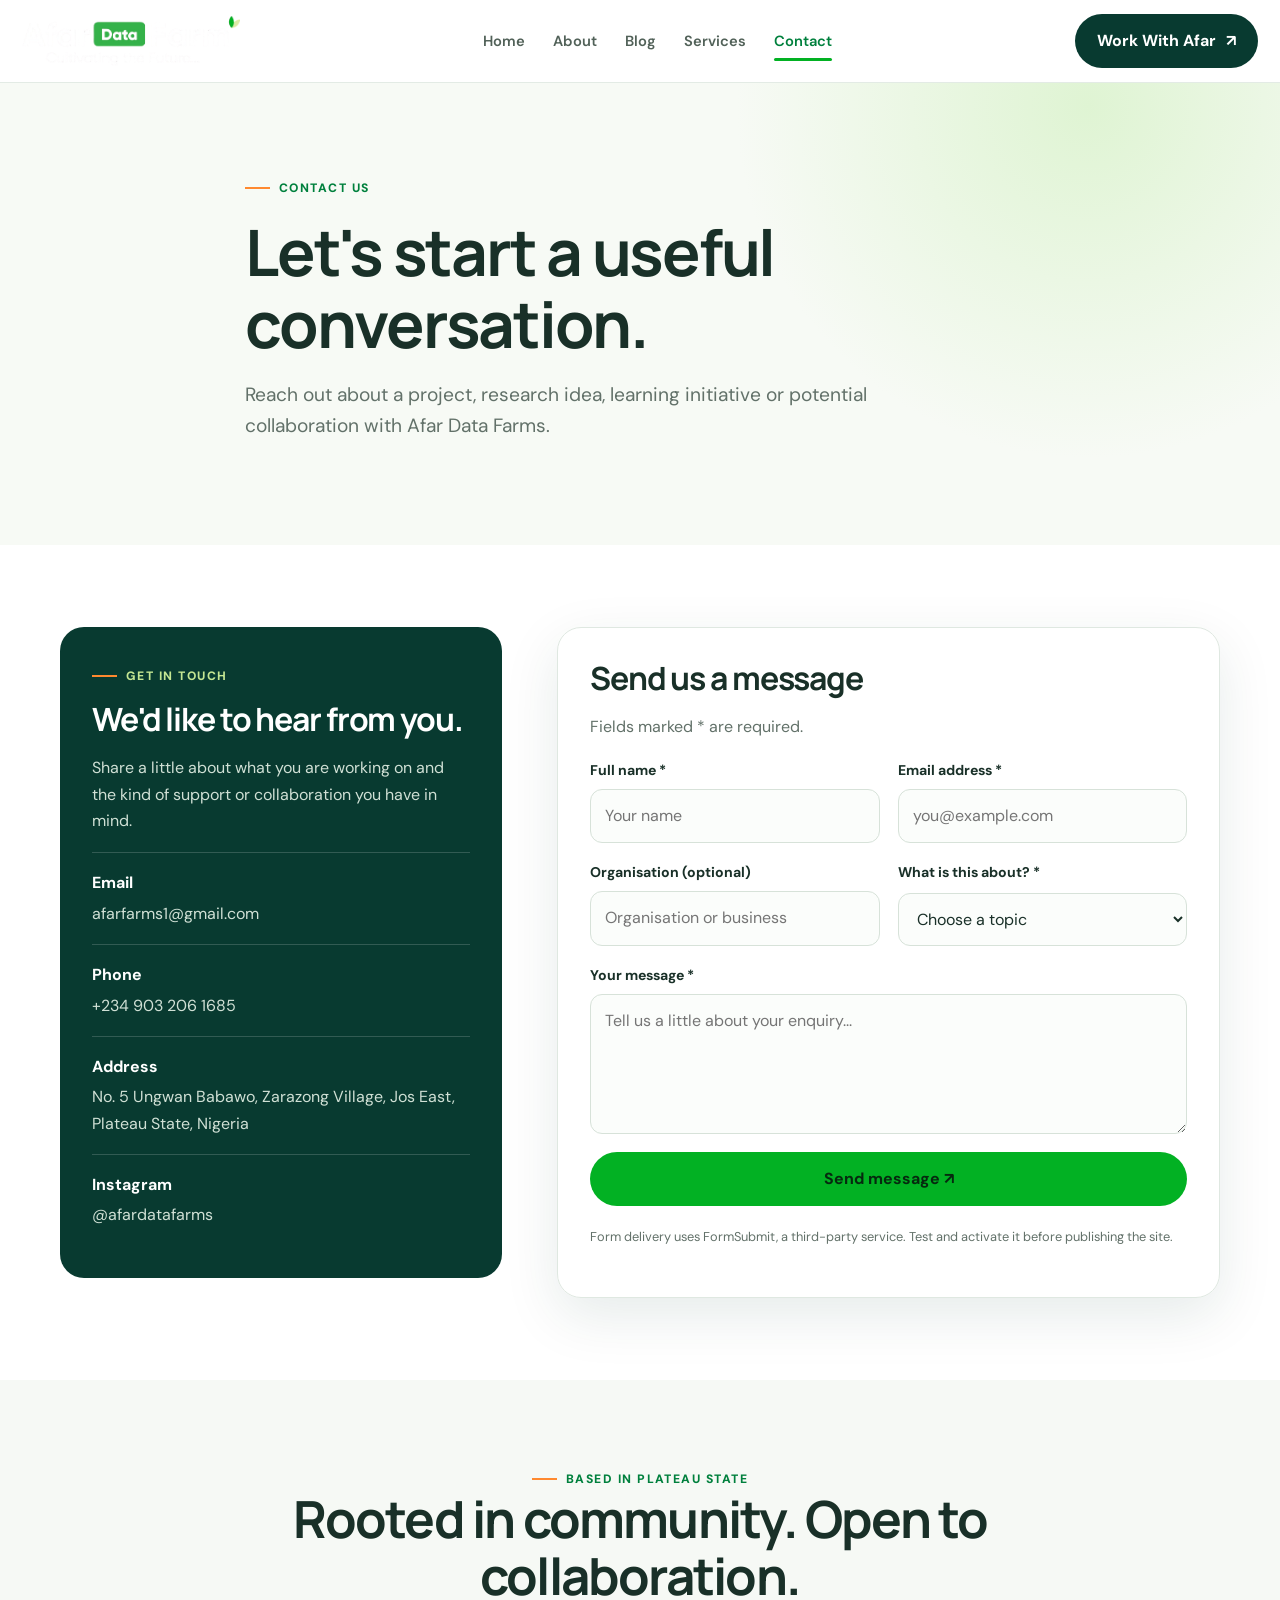
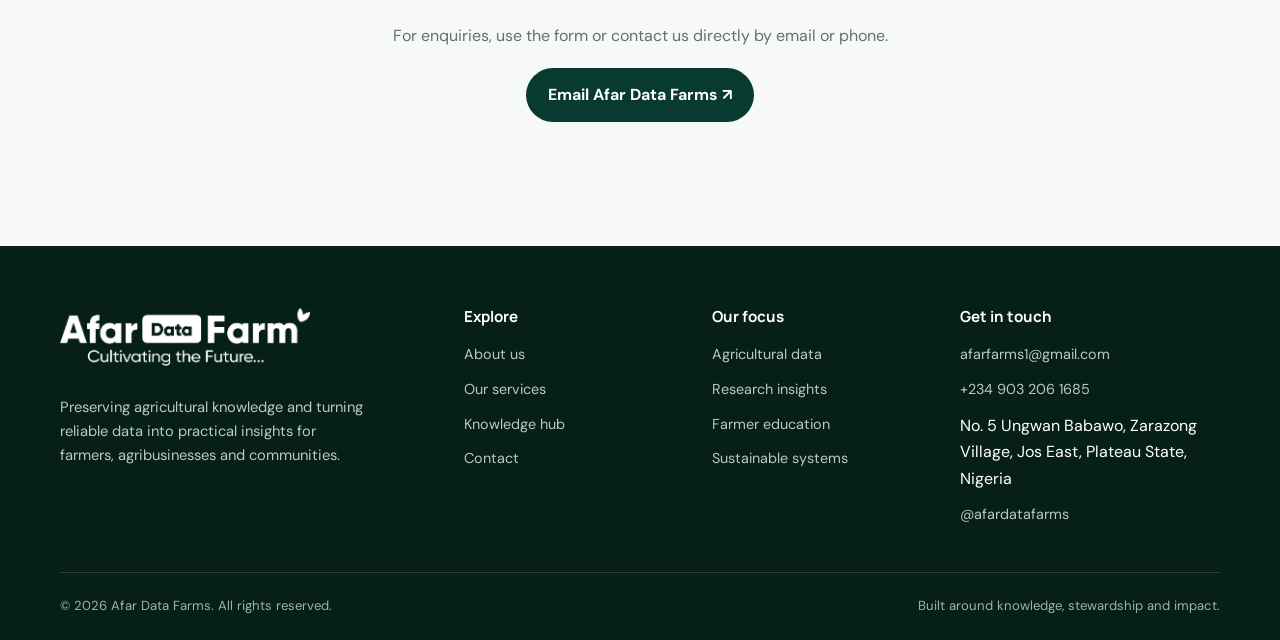
<file: afar-data-farms-website 2/contact.html>
<!DOCTYPE html>
<html lang="en">
<head>
  <meta charset="UTF-8">
  <meta name="viewport" content="width=device-width, initial-scale=1.0">
  <meta name="description" content="Afar Data Farms connects agricultural knowledge, research and data to support informed farming and sustainable systems.">
  <title>Contact | Afar Data Farms</title>
  <link rel="stylesheet" href="style.css">
</head>
<body>

<header class="header">
  <nav class="navbar" aria-label="Main navigation">
    <a href="index.html" class="logo" aria-label="Afar Data Farms home">
      <img class="brand-logo" src="images/afar-logo.png" alt="Afar Data Farms — Cultivating the Future">
    </a>
    <ul class="nav-links" id="navLinks">
      <li><a href="index.html" data-page="home">Home</a></li>
      <li><a href="about.html" data-page="about">About</a></li>
      <li><a href="blog.html" data-page="blog">Blog</a></li>
      <li><a href="services.html" data-page="services">Services</a></li>
      <li><a href="contact.html" data-page="contact" class="active">Contact</a></li>
    </ul>
    <a href="contact.html" class="btn btn-dark nav-btn">Work With Afar <span>↗</span></a>
    <button class="menu-toggle" id="menuToggle" aria-label="Open navigation menu" aria-expanded="false" aria-controls="navLinks"><span></span><span></span><span></span></button>
  </nav>
</header>

<main>

<section class="inner-hero"><div class="container inner-hero-content"><span class="eyebrow">Contact us</span><h1>Let's start a useful conversation.</h1><p class="lead">Reach out about a project, research idea, learning initiative or potential collaboration with Afar Data Farms.</p></div></section>
<section class="page-section"><div class="container contact-layout">
  <aside class="contact-info-card"><span class="eyebrow" style="color:#C4E692">Get in touch</span><h2 style="font-size:2rem;margin-top:15px">We'd like to hear from you.</h2><p>Share a little about what you are working on and the kind of support or collaboration you have in mind.</p>
    <div class="contact-detail"><strong>Email</strong><a href="mailto:afarfarms1@gmail.com">afarfarms1@gmail.com</a></div>
    <div class="contact-detail"><strong>Phone</strong><a href="tel:+2349032061685">+234 903 206 1685</a></div>
    <div class="contact-detail"><strong>Address</strong><span>No. 5 Ungwan Babawo, Zarazong Village, Jos East, Plateau State, Nigeria</span></div>
    <div class="contact-detail"><strong>Instagram</strong><a href="https://www.instagram.com/afardatafarms/" target="_blank" rel="noreferrer">@afardatafarms</a></div>
    
  </aside>
  <div class="contact-form-wrap"><h2 style="font-size:2rem">Send us a message</h2><p>Fields marked * are required.</p>
    <form class="contact-form" data-contact-form action="https://formsubmit.co/afarfarms1@gmail.com" method="POST">
      <input type="hidden" name="_subject" value="New enquiry from Afar Data Farms website">
      <input type="hidden" name="_template" value="table">
      <input type="hidden" name="_captcha" value="true">
      <div class="form-field"><label for="name">Full name *</label><input id="name" name="name" autocomplete="name" required placeholder="Your name"></div>
      <div class="form-field"><label for="email">Email address *</label><input id="email" name="email" type="email" autocomplete="email" required placeholder="you@example.com"></div>
      <div class="form-field"><label for="organisation">Organisation (optional)</label><input id="organisation" name="organisation" autocomplete="organization" placeholder="Organisation or business"></div>
      <div class="form-field"><label for="subject">What is this about? *</label><select id="subject" name="subject" required><option value="">Choose a topic</option><option>Agricultural data</option><option>Research collaboration</option><option>Farmer education</option><option>Sustainable systems</option><option>General enquiry</option></select></div>
      <div class="form-field full"><label for="message">Your message *</label><textarea id="message" name="message" required placeholder="Tell us a little about your enquiry..."></textarea></div>
      <div class="form-field full"><button class="btn btn-primary" type="submit">Send message ↗</button><p class="form-note" data-form-status>Form delivery uses FormSubmit, a third-party service. Test and activate it before publishing the site.</p></div>
    </form>
  </div>
</div></section>
<section class="page-section section-soft"><div class="container"><div class="section-heading center"><span class="eyebrow">Based in Plateau State</span><h2>Rooted in community. Open to collaboration.</h2><p>For enquiries, use the form or contact us directly by email or phone.</p><a class="btn btn-dark" href="mailto:afarfarms1@gmail.com">Email Afar Data Farms ↗</a></div></div></section>

</main>

<footer class="footer">
  <div class="container">
    <div class="footer-grid">
      <div class="footer-about">
        <a href="index.html" class="logo">
          <img class="brand-logo" src="images/afar-logo.png" alt="Afar Data Farms — Cultivating the Future">
        </a>
        <p>Preserving agricultural knowledge and turning reliable data into practical insights for farmers, agribusinesses and communities.</p>
      </div>
      <div><h4>Explore</h4><div class="footer-links"><a href="about.html">About us</a><a href="services.html">Our services</a><a href="blog.html">Knowledge hub</a><a href="contact.html">Contact</a></div></div>
      <div><h4>Our focus</h4><div class="footer-links"><a href="services.html#agricultural-data">Agricultural data</a><a href="services.html#research-insights">Research insights</a><a href="services.html#farmer-education">Farmer education</a><a href="services.html#sustainable-systems">Sustainable systems</a></div></div>
      <div><h4>Get in touch</h4><div class="footer-links"><a href="mailto:afarfarms1@gmail.com">afarfarms1@gmail.com</a><a href="tel:+2349032061685">+234 903 206 1685</a><span>No. 5 Ungwan Babawo, Zarazong Village, Jos East, Plateau State, Nigeria</span><a href="https://www.instagram.com/afardatafarms/" target="_blank" rel="noreferrer">@afardatafarms</a></div></div>
    </div>
    <div class="footer-bottom"><span>© <span data-year>2026</span> Afar Data Farms. All rights reserved.</span><span>Built around knowledge, stewardship and impact.</span></div>
  </div>
</footer>
<script src="script.js"></script>

</body>
</html>
</file>
<file: afar-data-farms-website 2/style.css>
@import url('https://fonts.googleapis.com/css2?family=DM+Sans:wght@400;500;600;700&family=Manrope:wght@400;500;600;700;800&display=swap');

:root {
  --green: #02B123;
  --green-dark: #00803D;
  --forest: #083A30;
  --ink: #193028;
  --muted: #627169;
  --white: #FFFFFF;
  --silver: #EFEFEF;
  --clay: #9B7750;
  --orange: #FF892F;
  --pale-green: #F3FFD0;
  --harvest: #C4E692;
  --line: #dfe8e1;
  --radius: 22px;
  --shadow: 0 18px 55px rgba(8, 58, 48, .10);
}
* { box-sizing: border-box; }
html { scroll-behavior: smooth; scroll-padding-top: 100px; }
body { margin: 0; font-family: "DM Sans", Arial, sans-serif; color: var(--ink); background: var(--white); line-height: 1.65; }
img { max-width: 100%; display: block; }
a { color: inherit; text-decoration: none; }
button, input, textarea, select { font: inherit; }
button, a { -webkit-tap-highlight-color: transparent; }
.container { width: min(1160px, calc(100% - 44px)); margin-inline: auto; }
.section { padding: 94px 0; }
.section-soft { background: #f6f9f5; }
.eyebrow { display: inline-flex; gap: 9px; align-items: center; color: var(--green-dark); text-transform: uppercase; letter-spacing: .12em; font-size: .76rem; font-weight: 800; }
.eyebrow::before { content: ""; width: 25px; height: 2px; background: var(--orange); }
h1, h2, h3, h4 { font-family: "Manrope", Arial, sans-serif; line-height: 1.13; letter-spacing: -.035em; margin: 0 0 18px; }
h1 { font-size: clamp(2.7rem, 6vw, 5.2rem); }
h2 { font-size: clamp(2rem, 4vw, 3.35rem); }
h3 { font-size: 1.35rem; }
p { margin: 0 0 18px; color: var(--muted); }
.lead { max-width: 650px; font-size: clamp(1.05rem, 1.5vw, 1.22rem); }
.section-heading { max-width: 720px; margin-bottom: 42px; }
.section-heading.center { text-align: center; margin-inline: auto; }
.section-heading.center .eyebrow { justify-content: center; }
.btn { display: inline-flex; align-items: center; justify-content: center; gap: 10px; border: 1px solid transparent; border-radius: 999px; padding: 13px 21px; font-weight: 700; transition: transform .2s, background .2s, color .2s; cursor: pointer; }
.btn:hover { transform: translateY(-2px); }
.btn-primary { background: var(--green); color: #06290f; }
.btn-primary:hover { background: #19cb36; }
.btn-dark { background: var(--forest); color: white; }
.btn-dark:hover { background: #0e5543; }
.btn-outline { border-color: #b7c8bb; color: var(--forest); background: transparent; }
.btn-outline:hover { background: var(--pale-green); }
.text-link { display: inline-flex; align-items: center; gap: 8px; color: var(--green-dark); font-weight: 800; }
.text-link:hover { gap: 13px; }
.header { position: sticky; top: 0; z-index: 50; background: rgba(255,255,255,.94); backdrop-filter: blur(16px); border-bottom: 1px solid rgba(223,232,225,.85); }
.navbar { width: min(1240px, calc(100% - 44px)); min-height: 82px; margin: auto; display: flex; align-items: center; justify-content: space-between; gap: 26px; }
.logo { display: inline-flex; align-items: center; gap: 10px; flex-shrink: 0; }
.logo-mark { width: 42px; height: 42px; border-radius: 14px 14px 14px 4px; display: grid; place-items: center; background: var(--green); color: var(--forest); font-family: "Manrope", sans-serif; font-weight: 800; font-size: 1.25rem; }
.logo-copy { display: flex; flex-direction: column; line-height: 1.1; }
.logo-copy strong { font-family: "Manrope", sans-serif; font-size: 1rem; letter-spacing: -.04em; }
.logo-copy small { color: var(--muted); font-size: .67rem; margin-top: 5px; letter-spacing: .06em; }
.nav-links { display: flex; list-style: none; align-items: center; gap: 28px; padding: 0; margin: 0; }
.nav-links a { color: #516158; font-size: .92rem; font-weight: 600; transition: color .2s; }
.nav-links a:hover, .nav-links a.active { color: var(--green-dark); }
.nav-links a.active { position: relative; }
.nav-links a.active::after { content: ""; position: absolute; height: 3px; border-radius: 2px; left: 0; right: 0; bottom: -10px; background: var(--green); }
.menu-toggle { display: none; width: 44px; height: 44px; border: 1px solid var(--line); border-radius: 12px; background: white; padding: 10px; cursor: pointer; }
.menu-toggle span { display: block; height: 2px; background: var(--forest); margin: 5px 0; transition: transform .2s, opacity .2s; }
.hero { padding: 76px 0 80px; overflow: hidden; background: radial-gradient(circle at 85% 12%, #e6f8d8 0, transparent 27%), linear-gradient(120deg, #f8fbf5 0%, #fff 56%, #f2faed 100%); }
.hero-grid { display: grid; grid-template-columns: 1.04fr .96fr; gap: 55px; align-items: center; }
.hero-copy h1 { max-width: 700px; margin-top: 19px; }
.hero-copy h1 span { color: var(--green-dark); }
.hero-copy .lead { margin-bottom: 28px; }
.hero-actions { display: flex; flex-wrap: wrap; gap: 12px; margin: 28px 0 30px; }
.hero-note { display: flex; align-items: center; gap: 11px; font-size: .9rem; color: var(--muted); }
.hero-note span { display: grid; place-items: center; width: 28px; height: 28px; background: var(--pale-green); border-radius: 50%; color: var(--green-dark); font-weight: 900; }
.hero-visual { position: relative; min-height: 480px; }
.hero-photo { position: absolute; inset: 0 0 24px 34px; border-radius: 36px 36px 36px 100px; overflow: hidden; background: #d6e8d0; box-shadow: var(--shadow); }
.hero-photo img { width: 100%; height: 100%; object-fit: cover; }
.floating-card { position: absolute; left: 0; bottom: 0; width: min(255px, 70%); padding: 20px; border-radius: 18px; background: white; box-shadow: var(--shadow); border: 1px solid #edf2eb; }
.floating-card strong { display: block; font-family: "Manrope", sans-serif; font-size: 1rem; margin-bottom: 5px; }
.floating-card p { font-size: .85rem; margin: 0; }
.image-caption { position: absolute; right: -8px; top: 22px; writing-mode: vertical-rl; letter-spacing: .16em; text-transform: uppercase; font-size: .68rem; font-weight: 800; color: var(--green-dark); }
.trust-strip { border-block: 1px solid var(--line); padding: 20px 0; }
.trust-inner { display: flex; justify-content: space-between; gap: 20px; flex-wrap: wrap; align-items: center; color: var(--muted); font-size: .86rem; }
.trust-inner strong { color: var(--forest); font-family: "Manrope", sans-serif; font-size: .94rem; }
.intro-grid { display: grid; grid-template-columns: .8fr 1.2fr; gap: 80px; align-items: start; }
.intro-grid h2 { max-width: 440px; }
.intro-copy { padding-top: 10px; }
.intro-copy p { font-size: 1.08rem; }
.service-grid, .value-grid, .topic-grid, .impact-grid, .resource-grid { display: grid; grid-template-columns: repeat(4, 1fr); gap: 18px; }
.service-card { min-height: 285px; border: 1px solid var(--line); border-radius: var(--radius); padding: 25px; background: white; display: flex; flex-direction: column; transition: transform .25s, box-shadow .25s, border-color .25s; }
.service-card:hover { transform: translateY(-7px); box-shadow: var(--shadow); border-color: #9fdaa7; }
.card-icon { width: 48px; height: 48px; display: grid; place-items: center; border-radius: 15px; background: var(--pale-green); color: var(--green-dark); font-size: 1.35rem; margin-bottom: 24px; }
.service-card p { font-size: .94rem; flex: 1; }
.card-arrow { color: var(--green-dark); font-size: 1.25rem; font-weight: 800; }
.split-section { display: grid; grid-template-columns: 1fr 1fr; gap: 70px; align-items: center; }
.split-image { border-radius: 30px; overflow: hidden; min-height: 440px; background: #e5efe0; }
.split-image img { width: 100%; height: 100%; min-height: 440px; object-fit: cover; }
.split-copy ul { list-style: none; padding: 0; margin: 24px 0 30px; }
.split-copy li { display: flex; gap: 12px; margin: 13px 0; color: var(--ink); font-weight: 600; }
.split-copy li::before { content: "✓"; flex-shrink: 0; display: grid; place-items: center; width: 23px; height: 23px; border-radius: 50%; background: var(--pale-green); color: var(--green-dark); font-size: .8rem; }
.process-grid { display: grid; grid-template-columns: repeat(3, 1fr); gap: 18px; }
.process-card { padding: 30px; border-radius: var(--radius); background: var(--forest); color: white; }
.process-card:nth-child(2) { background: #0d5840; }
.process-card:nth-child(3) { background: #164d34; }
.process-number { color: var(--harvest); font-size: .82rem; letter-spacing: .12em; font-weight: 800; }
.process-card h3 { margin-top: 24px; }
.process-card p { color: #d0e0d5; margin-bottom: 0; }
.cta-band { background: var(--forest); color: white; padding: 62px 0; }
.cta-inner { display: flex; justify-content: space-between; align-items: center; gap: 40px; }
.cta-inner h2 { max-width: 650px; margin-bottom: 10px; }
.cta-inner p { color: #d0e0d5; margin: 0; }
.footer { background: #061f19; color: white; padding: 62px 0 24px; }
.footer-grid { display: grid; grid-template-columns: 1.4fr .8fr .8fr 1fr; gap: 40px; padding-bottom: 45px; }
.footer .logo-copy strong { color: white; }
.footer .logo-copy small { color: #c0d2c8; }
.footer-about p { color: #b8cbc0; margin-top: 20px; max-width: 310px; font-size: .92rem; }
.footer h4 { font-size: .95rem; letter-spacing: 0; margin-bottom: 18px; }
.footer-links { display: grid; gap: 11px; }
.footer-links a, .footer-contact p { color: #b8cbc0; font-size: .9rem; margin: 0; }
.footer-links a:hover { color: var(--harvest); }
.footer-bottom { border-top: 1px solid rgba(255,255,255,.15); padding-top: 22px; display: flex; justify-content: space-between; gap: 20px; color: #9eb3a7; font-size: .82rem; }
.inner-hero { padding: 88px 0 85px; background: radial-gradient(circle at 85% 5%, #dff4d3 0, transparent 30%), #f7faf5; }
.inner-hero-content { max-width: 790px; }
.inner-hero h1 { font-size: clamp(2.6rem, 5vw, 4.5rem); margin-top: 18px; }
.inner-hero .lead { max-width: 680px; }
.page-section { padding: 82px 0; }
.mission-grid { display: grid; grid-template-columns: 1fr 1fr; gap: 20px; }
.mission-card, .vision-card { padding: 34px; border-radius: var(--radius); background: #f5f9f2; border: 1px solid var(--line); }
.vision-card { background: var(--forest); color: white; }
.vision-card p { color: #d2e1d7; }
.values-grid { grid-template-columns: repeat(3, 1fr); }
.value-card { padding: 24px; border: 1px solid var(--line); border-radius: 18px; }
.value-card p { margin: 0; font-size: .94rem; }
.about-service-list { display: grid; gap: 16px; }
.about-service-item { display: grid; grid-template-columns: 70px 1fr auto; align-items: center; gap: 20px; border: 1px solid var(--line); border-radius: 18px; padding: 22px; }
.about-service-item .card-icon { margin: 0; }
.about-service-item h3 { margin-bottom: 7px; }
.about-service-item p { margin: 0; }
.service-detail { display: grid; grid-template-columns: 1fr 1fr; gap: 60px; align-items: center; padding: 50px 0; border-bottom: 1px solid var(--line); }
.service-detail:last-child { border-bottom: 0; }
.service-detail-reverse .service-detail-image { order: 2; }
.service-detail-image { border-radius: 26px; overflow: hidden; min-height: 340px; background: #e5efe0; }
.service-detail-image img { width: 100%; height: 100%; min-height: 340px; object-fit: cover; }
.service-detail-content ul { padding-left: 20px; color: var(--muted); }
.service-detail-content li { margin-bottom: 8px; }
.featured-article { display: grid; grid-template-columns: 1fr 1fr; gap: 40px; align-items: center; background: #f5f9f2; border-radius: 28px; overflow: hidden; }
.featured-visual { min-height: 350px; }
.featured-visual img { width: 100%; height: 100%; min-height: 350px; object-fit: cover; }
.featured-copy { padding: 35px; }
.topic-grid { grid-template-columns: repeat(2, 1fr); }
.topic-card { display: grid; grid-template-columns: 150px 1fr; gap: 20px; border: 1px solid var(--line); border-radius: 20px; overflow: hidden; padding: 12px; }
.topic-card img { width: 150px; height: 160px; object-fit: cover; border-radius: 13px; }
.topic-card h3 { margin: 7px 0; }
.topic-card p { font-size: .91rem; margin-bottom: 10px; }
.topic-label { font-size: .7rem; color: var(--green-dark); text-transform: uppercase; letter-spacing: .1em; font-weight: 800; }
.contact-layout { display: grid; grid-template-columns: .8fr 1.2fr; gap: 55px; align-items: start; }
.contact-info-card { background: var(--forest); color: white; border-radius: 24px; padding: 32px; }
.contact-info-card p { color: #d0e0d5; }
.contact-detail { padding: 17px 0; border-top: 1px solid rgba(255,255,255,.17); }
.contact-detail strong { display: block; margin-bottom: 4px; }
.contact-detail a, .contact-detail span { color: #d0e0d5; overflow-wrap: anywhere; }
.contact-form-wrap { border: 1px solid var(--line); border-radius: 24px; padding: 32px; box-shadow: var(--shadow); }
.contact-form { display: grid; grid-template-columns: 1fr 1fr; gap: 18px; }
.form-field { display: grid; gap: 7px; }
.form-field.full { grid-column: 1 / -1; }
.form-field label { font-size: .88rem; font-weight: 700; }
.form-field input, .form-field textarea, .form-field select { width: 100%; border: 1px solid #d7e2d9; border-radius: 12px; padding: 13px 14px; background: #fbfdfb; outline: none; color: var(--ink); }
.form-field input:focus, .form-field textarea:focus, .form-field select:focus { border-color: var(--green-dark); box-shadow: 0 0 0 3px rgba(2,177,35,.10); }
.form-field textarea { min-height: 140px; resize: vertical; }
.form-note { font-size: .8rem; margin-top: 13px; }
.empty-note { padding: 20px; border-radius: 16px; background: var(--pale-green); color: var(--forest); }
@media (max-width: 980px) {
  .nav-links { gap: 18px; }
  .navbar > .nav-btn { display: none; }
  .hero-grid, .intro-grid, .split-section, .service-detail, .featured-article, .contact-layout { grid-template-columns: 1fr; }
  .hero-grid { gap: 35px; }
  .hero-visual { min-height: 440px; }
  .intro-grid { gap: 25px; }
  .service-grid { grid-template-columns: repeat(2, 1fr); }
  .footer-grid { grid-template-columns: repeat(2, 1fr); }
  .values-grid { grid-template-columns: repeat(2, 1fr); }
  .service-detail-reverse .service-detail-image { order: 0; }
}
@media (max-width: 700px) {
  .container, .navbar { width: min(100% - 32px, 1160px); }
  .navbar { min-height: 72px; }
  .menu-toggle { display: block; }
  .nav-links { display: none; position: absolute; top: 71px; left: 0; right: 0; background: white; padding: 18px 22px 24px; border-bottom: 1px solid var(--line); box-shadow: 0 18px 24px rgba(8,58,48,.08); flex-direction: column; align-items: stretch; gap: 0; }
  .nav-links.show-menu { display: flex; }
  .nav-links li a { display: block; padding: 12px 4px; }
  .nav-links a.active::after { display: none; }
  .menu-toggle.active span:nth-child(1) { transform: translateY(7px) rotate(45deg); }
  .menu-toggle.active span:nth-child(2) { opacity: 0; }
  .menu-toggle.active span:nth-child(3) { transform: translateY(-7px) rotate(-45deg); }
  .hero { padding: 55px 0 60px; }
  .hero-visual { min-height: 340px; }
  .hero-photo { inset: 0 0 20px 18px; border-radius: 26px 26px 26px 70px; }
  .image-caption { right: -2px; font-size: .58rem; }
  .section, .page-section { padding: 65px 0; }
  .service-grid, .process-grid, .mission-grid, .values-grid, .topic-grid { grid-template-columns: 1fr; }
  .service-card { min-height: auto; }
  .split-image, .split-image img { min-height: 300px; }
  .cta-inner { align-items: flex-start; flex-direction: column; gap: 25px; }
  .footer-grid { grid-template-columns: 1fr 1fr; gap: 30px 20px; }
  .footer-about { grid-column: 1 / -1; }
  .footer-bottom { flex-direction: column; }
  .about-service-item { grid-template-columns: 52px 1fr; gap: 13px; padding: 17px; }
  .about-service-item .text-link { grid-column: 2; }
  .topic-card { grid-template-columns: 105px 1fr; gap: 13px; }
  .topic-card img { width: 105px; height: 145px; }
  .featured-copy, .contact-form-wrap, .contact-info-card { padding: 23px; }
  .contact-form { grid-template-columns: 1fr; }
  .form-field.full { grid-column: auto; }
}
@media (prefers-reduced-motion: reduce) {
  *, *::before, *::after { scroll-behavior: auto !important; transition-duration: .01ms !important; animation-duration: .01ms !important; }
}


/* Official Afar Data Farms logo and brand-colour interactions */
.brand-logo {
  width: clamp(150px, 17vw, 220px);
  height: auto;
  object-fit: contain;
  transition: transform .25s ease, filter .25s ease;
}
.logo:hover .brand-logo {
  transform: translateY(-1px) scale(1.025);
  filter: drop-shadow(0 4px 10px rgba(2, 177, 35, .18));
}
.nav-links a {
  position: relative;
  transition: color .22s ease, background-color .22s ease;
}
.nav-links a:hover,
.nav-links a.active {
  color: var(--green-dark);
}
.nav-links a:hover::after {
  content: "";
  position: absolute;
  left: 0;
  right: 0;
  bottom: -10px;
  height: 3px;
  border-radius: 3px;
  background: var(--green);
}
.footer .brand-logo {
  width: min(250px, 100%);
  filter: brightness(0) invert(1);
}
.footer .logo:hover .brand-logo {
  filter: brightness(0) saturate(100%) invert(59%) sepia(95%) saturate(1250%) hue-rotate(79deg) brightness(104%) contrast(105%);
}
@media (max-width: 700px) {
  .brand-logo { width: 165px; }
  .nav-links a:hover::after { display: none; }
}
</file>
